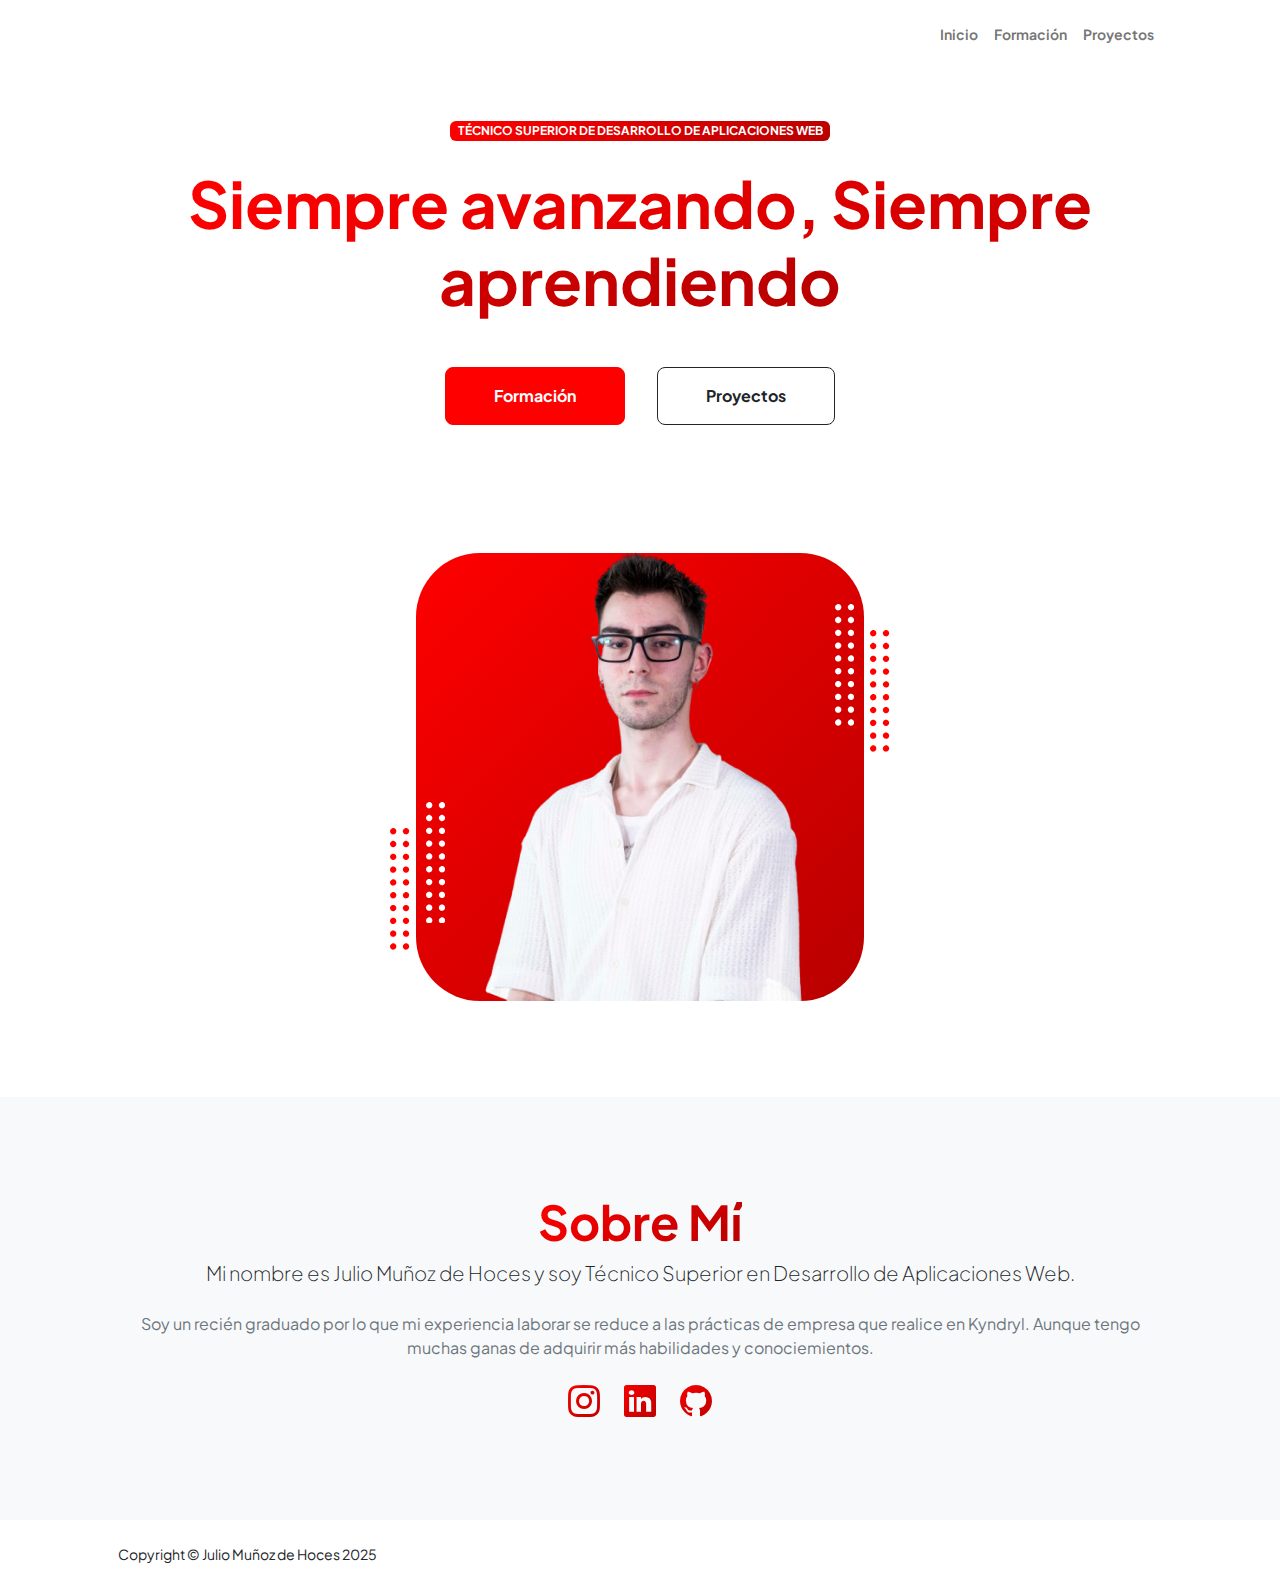
<file: index.html>
<!DOCTYPE html>
<html lang="en">
    <head>
        <meta charset="utf-8" />
        <meta name="viewport" content="width=device-width, initial-scale=1, shrink-to-fit=no" />
        <meta name="description" content="" />
        <meta name="author" content="" />
        <title>Personal - Start Bootstrap Theme</title>
        <!-- Favicon-->
        <link rel="icon" type="image/x-icon" href="assets/favicon.ico" />
        <!-- Custom Google font-->
        <link rel="preconnect" href="https://fonts.googleapis.com" />
        <link rel="preconnect" href="https://fonts.gstatic.com" crossorigin />
        <link href="https://fonts.googleapis.com/css2?family=Plus+Jakarta+Sans:wght@100;200;300;400;500;600;700;800;900&amp;display=swap" rel="stylesheet" />
        <!-- Bootstrap icons-->
        <link href="https://cdn.jsdelivr.net/npm/bootstrap-icons@1.8.1/font/bootstrap-icons.css" rel="stylesheet" />
        <!-- Core theme CSS (includes Bootstrap)-->
        <link href="css/styles.css" rel="stylesheet" />
    </head>
    <body class="d-flex flex-column h-100">
        <main class="flex-shrink-0">
            <!-- Navigation-->
            <nav class="navbar navbar-expand-lg navbar-light bg-white py-3">
                <div class="container px-5">
                    <button class="navbar-toggler" type="button" data-bs-toggle="collapse" data-bs-target="#navbarSupportedContent" aria-controls="navbarSupportedContent" aria-expanded="false" aria-label="Toggle navigation"><span class="navbar-toggler-icon"></span></button>
                    <div class="collapse navbar-collapse" id="navbarSupportedContent">
                        <ul class="navbar-nav ms-auto mb-2 mb-lg-0 small fw-bolder">
                            <li class="nav-item"><a class="nav-link" href="index.html">Inicio</a></li>
                            <li class="nav-item"><a class="nav-link" href="resume.html">Formación</a></li>
                            <li class="nav-item"><a class="nav-link" href="projects.html">Proyectos</a></li>
                        </ul>
                    </div>
                </div>
            </nav>
            <!-- Header-->
            <header class="py-5">
                <div class="container px-5 pb-5">
                    <div class="row gx-5 align-items-center">
                        <div class="col-xxl-5">
                            <!-- Header text content-->
                            <div class="text-center text-xxl-start">
                                <div class="badge bg-gradient-primary-to-secondary text-white mb-4"><div class="text-uppercase">Técnico Superior de Desarrollo de Aplicaciones Web</div></div>
                                <h1 class="display-3 fw-bolder mb-5"><span class="text-gradient d-inline">Siempre avanzando, Siempre aprendiendo</span></h1>
                                <div class="d-grid gap-3 d-sm-flex justify-content-sm-center justify-content-xxl-start mb-3">
                                    <a class="btn btn-primary btn-lg px-5 py-3 me-sm-3 fs-6 fw-bolder" href="resume.html">Formación</a>
                                    <a class="btn btn-outline-dark btn-lg px-5 py-3 fs-6 fw-bolder" href="projects.html">Proyectos</a>
                                </div>
                            </div>
                        </div>
                        <div class="col-xxl-7">
                            <!-- Header profile picture-->
                            <div class="d-flex justify-content-center mt-5 mt-xxl-0">
                                <div class="profile bg-gradient-primary-to-secondary">
                                    <!-- TIP: For best results, use a photo with a transparent background like the demo example below-->
                                    <!-- Watch a tutorial on how to do this on YouTube (link)-->
                                    <img class="profile-img" src="assets/profile.png" alt="..." />
                                    <div class="dots-1">
                                        <!-- SVG Dots-->
                                        <svg version="1.1" xmlns="http://www.w3.org/2000/svg" xmlns:xlink="http://www.w3.org/1999/xlink" x="0px" y="0px" viewBox="0 0 191.6 1215.4" style="enable-background: new 0 0 191.6 1215.4" xml:space="preserve">
                                            <g transform="translate(0.000000,1280.000000) scale(0.100000,-0.100000)">
                                                <path d="M227.7,12788.6c-105-35-200-141-222-248c-43-206,163-412,369-369c155,32,275,190,260,339c-11,105-90,213-190,262        C383.7,12801.6,289.7,12808.6,227.7,12788.6z"></path>
                                                <path d="M1507.7,12788.6c-151-50-253-216-222-362c25-119,136-230,254-255c194-41,395,142,375,339c-11,105-90,213-190,262        C1663.7,12801.6,1569.7,12808.6,1507.7,12788.6z"></path>
                                                <path d="M227.7,11508.6c-105-35-200-141-222-248c-43-206,163-412,369-369c155,32,275,190,260,339c-11,105-90,213-190,262        C383.7,11521.6,289.7,11528.6,227.7,11508.6z"></path>
                                                <path d="M1507.7,11508.6c-151-50-253-216-222-362c25-119,136-230,254-255c194-41,395,142,375,339c-11,105-90,213-190,262        C1663.7,11521.6,1569.7,11528.6,1507.7,11508.6z"></path>
                                                <path d="M227.7,10228.6c-105-35-200-141-222-248c-43-206,163-412,369-369c155,32,275,190,260,339c-11,105-90,213-190,262        C383.7,10241.6,289.7,10248.6,227.7,10228.6z"></path>
                                                <path d="M1507.7,10228.6c-105-35-200-141-222-248c-43-206,163-412,369-369c155,32,275,190,260,339c-11,105-90,213-190,262        C1663.7,10241.6,1569.7,10248.6,1507.7,10228.6z"></path>
                                                <path d="M227.7,8948.6c-105-35-200-141-222-248c-43-206,163-412,369-369c155,32,275,190,260,339c-11,105-90,213-190,262        C383.7,8961.6,289.7,8968.6,227.7,8948.6z"></path>
                                                <path d="M1507.7,8948.6c-105-35-200-141-222-248c-43-206,163-412,369-369c155,32,275,190,260,339c-11,105-90,213-190,262        C1663.7,8961.6,1569.7,8968.6,1507.7,8948.6z"></path>
                                                <path d="M227.7,7668.6c-105-35-200-141-222-248c-43-206,163-412,369-369c155,32,275,190,260,339c-11,105-90,213-190,262        C383.7,7681.6,289.7,7688.6,227.7,7668.6z"></path>
                                                <path d="M1507.7,7668.6c-105-35-200-141-222-248c-43-206,163-412,369-369c155,32,275,190,260,339c-11,105-90,213-190,262        C1663.7,7681.6,1569.7,7688.6,1507.7,7668.6z"></path>
                                                <path d="M227.7,6388.6c-105-35-200-141-222-248c-43-206,163-412,369-369c155,32,275,190,260,339c-11,105-90,213-190,262        C383.7,6401.6,289.7,6408.6,227.7,6388.6z"></path>
                                                <path d="M1507.7,6388.6c-105-35-200-141-222-248c-43-206,163-412,369-369c155,32,275,190,260,339c-11,105-90,213-190,262        C1663.7,6401.6,1569.7,6408.6,1507.7,6388.6z"></path>
                                                <path d="M227.7,5108.6c-105-35-200-141-222-248c-43-206,163-412,369-369c155,32,275,190,260,339c-11,105-90,213-190,262        C383.7,5121.6,289.7,5128.6,227.7,5108.6z"></path>
                                                <path d="M1507.7,5108.6c-105-35-200-141-222-248c-43-206,163-412,369-369c155,32,275,190,260,339c-11,105-90,213-190,262        C1663.7,5121.6,1569.7,5128.6,1507.7,5108.6z"></path>
                                                <path d="M227.7,3828.6c-105-35-200-141-222-248c-43-206,163-412,369-369c155,32,275,190,260,339c-11,105-90,213-190,262        C383.7,3841.6,289.7,3848.6,227.7,3828.6z"></path>
                                                <path d="M1507.7,3828.6c-105-35-200-141-222-248c-43-206,163-412,369-369c155,32,275,190,260,339c-11,105-90,213-190,262        C1663.7,3841.6,1569.7,3848.6,1507.7,3828.6z"></path>
                                                <path d="M227.7,2548.6c-105-35-200-141-222-248c-43-206,163-412,369-369c155,32,275,190,260,339c-11,105-90,213-190,262        C383.7,2561.6,289.7,2568.6,227.7,2548.6z"></path>
                                                <path d="M1507.7,2548.6c-105-35-200-141-222-248c-43-206,163-412,369-369c155,32,275,190,260,339c-11,105-90,213-190,262        C1663.7,2561.6,1569.7,2568.6,1507.7,2548.6z"></path>
                                                <path d="M227.7,1268.6c-105-35-200-141-222-248c-43-206,163-412,369-369c155,32,275,190,260,339c-11,105-90,213-190,262        C383.7,1281.6,289.7,1288.6,227.7,1268.6z"></path>
                                                <path d="M1507.7,1268.6c-105-35-200-141-222-248c-43-206,163-412,369-369c155,32,275,190,260,339c-11,105-90,213-190,262        C1663.7,1281.6,1569.7,1288.6,1507.7,1268.6z"></path>
                                            </g>
                                        </svg>
                                        <!-- END of SVG dots-->
                                    </div>
                                    <div class="dots-2">
                                        <!-- SVG Dots-->
                                        <svg version="1.1" xmlns="http://www.w3.org/2000/svg" xmlns:xlink="http://www.w3.org/1999/xlink" x="0px" y="0px" viewBox="0 0 191.6 1215.4" style="enable-background: new 0 0 191.6 1215.4" xml:space="preserve">
                                            <g transform="translate(0.000000,1280.000000) scale(0.100000,-0.100000)">
                                                <path d="M227.7,12788.6c-105-35-200-141-222-248c-43-206,163-412,369-369c155,32,275,190,260,339c-11,105-90,213-190,262        C383.7,12801.6,289.7,12808.6,227.7,12788.6z"></path>
                                                <path d="M1507.7,12788.6c-151-50-253-216-222-362c25-119,136-230,254-255c194-41,395,142,375,339c-11,105-90,213-190,262        C1663.7,12801.6,1569.7,12808.6,1507.7,12788.6z"></path>
                                                <path d="M227.7,11508.6c-105-35-200-141-222-248c-43-206,163-412,369-369c155,32,275,190,260,339c-11,105-90,213-190,262        C383.7,11521.6,289.7,11528.6,227.7,11508.6z"></path>
                                                <path d="M1507.7,11508.6c-151-50-253-216-222-362c25-119,136-230,254-255c194-41,395,142,375,339c-11,105-90,213-190,262        C1663.7,11521.6,1569.7,11528.6,1507.7,11508.6z"></path>
                                                <path d="M227.7,10228.6c-105-35-200-141-222-248c-43-206,163-412,369-369c155,32,275,190,260,339c-11,105-90,213-190,262        C383.7,10241.6,289.7,10248.6,227.7,10228.6z"></path>
                                                <path d="M1507.7,10228.6c-105-35-200-141-222-248c-43-206,163-412,369-369c155,32,275,190,260,339c-11,105-90,213-190,262        C1663.7,10241.6,1569.7,10248.6,1507.7,10228.6z"></path>
                                                <path d="M227.7,8948.6c-105-35-200-141-222-248c-43-206,163-412,369-369c155,32,275,190,260,339c-11,105-90,213-190,262        C383.7,8961.6,289.7,8968.6,227.7,8948.6z"></path>
                                                <path d="M1507.7,8948.6c-105-35-200-141-222-248c-43-206,163-412,369-369c155,32,275,190,260,339c-11,105-90,213-190,262        C1663.7,8961.6,1569.7,8968.6,1507.7,8948.6z"></path>
                                                <path d="M227.7,7668.6c-105-35-200-141-222-248c-43-206,163-412,369-369c155,32,275,190,260,339c-11,105-90,213-190,262        C383.7,7681.6,289.7,7688.6,227.7,7668.6z"></path>
                                                <path d="M1507.7,7668.6c-105-35-200-141-222-248c-43-206,163-412,369-369c155,32,275,190,260,339c-11,105-90,213-190,262        C1663.7,7681.6,1569.7,7688.6,1507.7,7668.6z"></path>
                                                <path d="M227.7,6388.6c-105-35-200-141-222-248c-43-206,163-412,369-369c155,32,275,190,260,339c-11,105-90,213-190,262        C383.7,6401.6,289.7,6408.6,227.7,6388.6z"></path>
                                                <path d="M1507.7,6388.6c-105-35-200-141-222-248c-43-206,163-412,369-369c155,32,275,190,260,339c-11,105-90,213-190,262        C1663.7,6401.6,1569.7,6408.6,1507.7,6388.6z"></path>
                                                <path d="M227.7,5108.6c-105-35-200-141-222-248c-43-206,163-412,369-369c155,32,275,190,260,339c-11,105-90,213-190,262        C383.7,5121.6,289.7,5128.6,227.7,5108.6z"></path>
                                                <path d="M1507.7,5108.6c-105-35-200-141-222-248c-43-206,163-412,369-369c155,32,275,190,260,339c-11,105-90,213-190,262        C1663.7,5121.6,1569.7,5128.6,1507.7,5108.6z"></path>
                                                <path d="M227.7,3828.6c-105-35-200-141-222-248c-43-206,163-412,369-369c155,32,275,190,260,339c-11,105-90,213-190,262        C383.7,3841.6,289.7,3848.6,227.7,3828.6z"></path>
                                                <path d="M1507.7,3828.6c-105-35-200-141-222-248c-43-206,163-412,369-369c155,32,275,190,260,339c-11,105-90,213-190,262        C1663.7,3841.6,1569.7,3848.6,1507.7,3828.6z"></path>
                                                <path d="M227.7,2548.6c-105-35-200-141-222-248c-43-206,163-412,369-369c155,32,275,190,260,339c-11,105-90,213-190,262        C383.7,2561.6,289.7,2568.6,227.7,2548.6z"></path>
                                                <path d="M1507.7,2548.6c-105-35-200-141-222-248c-43-206,163-412,369-369c155,32,275,190,260,339c-11,105-90,213-190,262        C1663.7,2561.6,1569.7,2568.6,1507.7,2548.6z"></path>
                                                <path d="M227.7,1268.6c-105-35-200-141-222-248c-43-206,163-412,369-369c155,32,275,190,260,339c-11,105-90,213-190,262        C383.7,1281.6,289.7,1288.6,227.7,1268.6z"></path>
                                                <path d="M1507.7,1268.6c-105-35-200-141-222-248c-43-206,163-412,369-369c155,32,275,190,260,339c-11,105-90,213-190,262        C1663.7,1281.6,1569.7,1288.6,1507.7,1268.6z"></path>
                                            </g>
                                        </svg>
                                        <!-- END of SVG dots-->
                                    </div>
                                    <div class="dots-3">
                                        <!-- SVG Dots-->
                                        <svg version="1.1" xmlns="http://www.w3.org/2000/svg" xmlns:xlink="http://www.w3.org/1999/xlink" x="0px" y="0px" viewBox="0 0 191.6 1215.4" style="enable-background: new 0 0 191.6 1215.4" xml:space="preserve">
                                            <g transform="translate(0.000000,1280.000000) scale(0.100000,-0.100000)">
                                                <path d="M227.7,12788.6c-105-35-200-141-222-248c-43-206,163-412,369-369c155,32,275,190,260,339c-11,105-90,213-190,262        C383.7,12801.6,289.7,12808.6,227.7,12788.6z"></path>
                                                <path d="M1507.7,12788.6c-151-50-253-216-222-362c25-119,136-230,254-255c194-41,395,142,375,339c-11,105-90,213-190,262        C1663.7,12801.6,1569.7,12808.6,1507.7,12788.6z"></path>
                                                <path d="M227.7,11508.6c-105-35-200-141-222-248c-43-206,163-412,369-369c155,32,275,190,260,339c-11,105-90,213-190,262        C383.7,11521.6,289.7,11528.6,227.7,11508.6z"></path>
                                                <path d="M1507.7,11508.6c-151-50-253-216-222-362c25-119,136-230,254-255c194-41,395,142,375,339c-11,105-90,213-190,262        C1663.7,11521.6,1569.7,11528.6,1507.7,11508.6z"></path>
                                                <path d="M227.7,10228.6c-105-35-200-141-222-248c-43-206,163-412,369-369c155,32,275,190,260,339c-11,105-90,213-190,262        C383.7,10241.6,289.7,10248.6,227.7,10228.6z"></path>
                                                <path d="M1507.7,10228.6c-105-35-200-141-222-248c-43-206,163-412,369-369c155,32,275,190,260,339c-11,105-90,213-190,262        C1663.7,10241.6,1569.7,10248.6,1507.7,10228.6z"></path>
                                                <path d="M227.7,8948.6c-105-35-200-141-222-248c-43-206,163-412,369-369c155,32,275,190,260,339c-11,105-90,213-190,262        C383.7,8961.6,289.7,8968.6,227.7,8948.6z"></path>
                                                <path d="M1507.7,8948.6c-105-35-200-141-222-248c-43-206,163-412,369-369c155,32,275,190,260,339c-11,105-90,213-190,262        C1663.7,8961.6,1569.7,8968.6,1507.7,8948.6z"></path>
                                                <path d="M227.7,7668.6c-105-35-200-141-222-248c-43-206,163-412,369-369c155,32,275,190,260,339c-11,105-90,213-190,262        C383.7,7681.6,289.7,7688.6,227.7,7668.6z"></path>
                                                <path d="M1507.7,7668.6c-105-35-200-141-222-248c-43-206,163-412,369-369c155,32,275,190,260,339c-11,105-90,213-190,262        C1663.7,7681.6,1569.7,7688.6,1507.7,7668.6z"></path>
                                                <path d="M227.7,6388.6c-105-35-200-141-222-248c-43-206,163-412,369-369c155,32,275,190,260,339c-11,105-90,213-190,262        C383.7,6401.6,289.7,6408.6,227.7,6388.6z"></path>
                                                <path d="M1507.7,6388.6c-105-35-200-141-222-248c-43-206,163-412,369-369c155,32,275,190,260,339c-11,105-90,213-190,262        C1663.7,6401.6,1569.7,6408.6,1507.7,6388.6z"></path>
                                                <path d="M227.7,5108.6c-105-35-200-141-222-248c-43-206,163-412,369-369c155,32,275,190,260,339c-11,105-90,213-190,262        C383.7,5121.6,289.7,5128.6,227.7,5108.6z"></path>
                                                <path d="M1507.7,5108.6c-105-35-200-141-222-248c-43-206,163-412,369-369c155,32,275,190,260,339c-11,105-90,213-190,262        C1663.7,5121.6,1569.7,5128.6,1507.7,5108.6z"></path>
                                                <path d="M227.7,3828.6c-105-35-200-141-222-248c-43-206,163-412,369-369c155,32,275,190,260,339c-11,105-90,213-190,262        C383.7,3841.6,289.7,3848.6,227.7,3828.6z"></path>
                                                <path d="M1507.7,3828.6c-105-35-200-141-222-248c-43-206,163-412,369-369c155,32,275,190,260,339c-11,105-90,213-190,262        C1663.7,3841.6,1569.7,3848.6,1507.7,3828.6z"></path>
                                                <path d="M227.7,2548.6c-105-35-200-141-222-248c-43-206,163-412,369-369c155,32,275,190,260,339c-11,105-90,213-190,262        C383.7,2561.6,289.7,2568.6,227.7,2548.6z"></path>
                                                <path d="M1507.7,2548.6c-105-35-200-141-222-248c-43-206,163-412,369-369c155,32,275,190,260,339c-11,105-90,213-190,262        C1663.7,2561.6,1569.7,2568.6,1507.7,2548.6z"></path>
                                                <path d="M227.7,1268.6c-105-35-200-141-222-248c-43-206,163-412,369-369c155,32,275,190,260,339c-11,105-90,213-190,262        C383.7,1281.6,289.7,1288.6,227.7,1268.6z"></path>
                                                <path d="M1507.7,1268.6c-105-35-200-141-222-248c-43-206,163-412,369-369c155,32,275,190,260,339c-11,105-90,213-190,262        C1663.7,1281.6,1569.7,1288.6,1507.7,1268.6z"></path>
                                            </g>
                                        </svg>
                                        <!-- END of SVG dots-->
                                    </div>
                                    <div class="dots-4">
                                        <!-- SVG Dots-->
                                        <svg version="1.1" xmlns="http://www.w3.org/2000/svg" xmlns:xlink="http://www.w3.org/1999/xlink" x="0px" y="0px" viewBox="0 0 191.6 1215.4" style="enable-background: new 0 0 191.6 1215.4" xml:space="preserve">
                                            <g transform="translate(0.000000,1280.000000) scale(0.100000,-0.100000)">
                                                <path d="M227.7,12788.6c-105-35-200-141-222-248c-43-206,163-412,369-369c155,32,275,190,260,339c-11,105-90,213-190,262        C383.7,12801.6,289.7,12808.6,227.7,12788.6z"></path>
                                                <path d="M1507.7,12788.6c-151-50-253-216-222-362c25-119,136-230,254-255c194-41,395,142,375,339c-11,105-90,213-190,262        C1663.7,12801.6,1569.7,12808.6,1507.7,12788.6z"></path>
                                                <path d="M227.7,11508.6c-105-35-200-141-222-248c-43-206,163-412,369-369c155,32,275,190,260,339c-11,105-90,213-190,262        C383.7,11521.6,289.7,11528.6,227.7,11508.6z"></path>
                                                <path d="M1507.7,11508.6c-151-50-253-216-222-362c25-119,136-230,254-255c194-41,395,142,375,339c-11,105-90,213-190,262        C1663.7,11521.6,1569.7,11528.6,1507.7,11508.6z"></path>
                                                <path d="M227.7,10228.6c-105-35-200-141-222-248c-43-206,163-412,369-369c155,32,275,190,260,339c-11,105-90,213-190,262        C383.7,10241.6,289.7,10248.6,227.7,10228.6z"></path>
                                                <path d="M1507.7,10228.6c-105-35-200-141-222-248c-43-206,163-412,369-369c155,32,275,190,260,339c-11,105-90,213-190,262        C1663.7,10241.6,1569.7,10248.6,1507.7,10228.6z"></path>
                                                <path d="M227.7,8948.6c-105-35-200-141-222-248c-43-206,163-412,369-369c155,32,275,190,260,339c-11,105-90,213-190,262        C383.7,8961.6,289.7,8968.6,227.7,8948.6z"></path>
                                                <path d="M1507.7,8948.6c-105-35-200-141-222-248c-43-206,163-412,369-369c155,32,275,190,260,339c-11,105-90,213-190,262        C1663.7,8961.6,1569.7,8968.6,1507.7,8948.6z"></path>
                                                <path d="M227.7,7668.6c-105-35-200-141-222-248c-43-206,163-412,369-369c155,32,275,190,260,339c-11,105-90,213-190,262        C383.7,7681.6,289.7,7688.6,227.7,7668.6z"></path>
                                                <path d="M1507.7,7668.6c-105-35-200-141-222-248c-43-206,163-412,369-369c155,32,275,190,260,339c-11,105-90,213-190,262        C1663.7,7681.6,1569.7,7688.6,1507.7,7668.6z"></path>
                                                <path d="M227.7,6388.6c-105-35-200-141-222-248c-43-206,163-412,369-369c155,32,275,190,260,339c-11,105-90,213-190,262        C383.7,6401.6,289.7,6408.6,227.7,6388.6z"></path>
                                                <path d="M1507.7,6388.6c-105-35-200-141-222-248c-43-206,163-412,369-369c155,32,275,190,260,339c-11,105-90,213-190,262        C1663.7,6401.6,1569.7,6408.6,1507.7,6388.6z"></path>
                                                <path d="M227.7,5108.6c-105-35-200-141-222-248c-43-206,163-412,369-369c155,32,275,190,260,339c-11,105-90,213-190,262        C383.7,5121.6,289.7,5128.6,227.7,5108.6z"></path>
                                                <path d="M1507.7,5108.6c-105-35-200-141-222-248c-43-206,163-412,369-369c155,32,275,190,260,339c-11,105-90,213-190,262        C1663.7,5121.6,1569.7,5128.6,1507.7,5108.6z"></path>
                                                <path d="M227.7,3828.6c-105-35-200-141-222-248c-43-206,163-412,369-369c155,32,275,190,260,339c-11,105-90,213-190,262        C383.7,3841.6,289.7,3848.6,227.7,3828.6z"></path>
                                                <path d="M1507.7,3828.6c-105-35-200-141-222-248c-43-206,163-412,369-369c155,32,275,190,260,339c-11,105-90,213-190,262        C1663.7,3841.6,1569.7,3848.6,1507.7,3828.6z"></path>
                                                <path d="M227.7,2548.6c-105-35-200-141-222-248c-43-206,163-412,369-369c155,32,275,190,260,339c-11,105-90,213-190,262        C383.7,2561.6,289.7,2568.6,227.7,2548.6z"></path>
                                                <path d="M1507.7,2548.6c-105-35-200-141-222-248c-43-206,163-412,369-369c155,32,275,190,260,339c-11,105-90,213-190,262        C1663.7,2561.6,1569.7,2568.6,1507.7,2548.6z"></path>
                                                <path d="M227.7,1268.6c-105-35-200-141-222-248c-43-206,163-412,369-369c155,32,275,190,260,339c-11,105-90,213-190,262        C383.7,1281.6,289.7,1288.6,227.7,1268.6z"></path>
                                                <path d="M1507.7,1268.6c-105-35-200-141-222-248c-43-206,163-412,369-369c155,32,275,190,260,339c-11,105-90,213-190,262        C1663.7,1281.6,1569.7,1288.6,1507.7,1268.6z"></path>
                                            </g>
                                        </svg>
                                        <!-- END of SVG dots-->
                                    </div>
                                </div>
                            </div>
                        </div>
                    </div>
                </div>
            </header>
            <!-- About Section-->
            <section class="bg-light py-5">
                <div class="container px-5">
                    <div class="row gx-5 justify-content-center">
                        <div class="col-xxl-8">
                            <div class="text-center my-5">
                                <h2 class="display-5 fw-bolder"><span class="text-gradient d-inline">Sobre Mí</span></h2>
                                <p class="lead fw-light mb-4">Mi nombre es Julio Muñoz de Hoces y soy Técnico Superior en Desarrollo de Aplicaciones Web.</p>
                                <p class="text-muted">Soy un recién graduado por lo que mi experiencia laborar se reduce a las prácticas de empresa que realice en Kyndryl.
                                    Aunque tengo muchas ganas de adquirir más habilidades y conociemientos.
                                </p>
                                <div class="d-flex justify-content-center fs-2 gap-4">
                                    <a class="text-gradient" href="https://www.instagram.com/julio_mdh/"><i class="bi bi-instagram"></i></a>
                                    <a class="text-gradient" href="https://www.linkedin.com/in/julio-mu%C3%B1oz-de-hoces/"><i class="bi bi-linkedin"></i></a>
                                    <a class="text-gradient" href="https://github.com/JulioMDH14"><i class="bi bi-github"></i></a>
                                </div>
                            </div>
                        </div>
                    </div>
                </div>
            </section>
        </main>
        <!-- Footer-->
        <footer class="bg-white py-4 mt-auto">
            <div class="container px-5">
                <div class="row align-items-center justify-content-between flex-column flex-sm-row">
                    <div class="col-auto"><div class="small m-0">Copyright &copy; Julio Muñoz de Hoces 2025</div></div>
                </div>
            </div>
        </footer>
        <!-- Bootstrap core JS-->
        <script src="https://cdn.jsdelivr.net/npm/bootstrap@5.2.3/dist/js/bootstrap.bundle.min.js"></script>
        <!-- Core theme JS-->
        <script src="js/scripts.js"></script>
    </body>
</html>
</file>
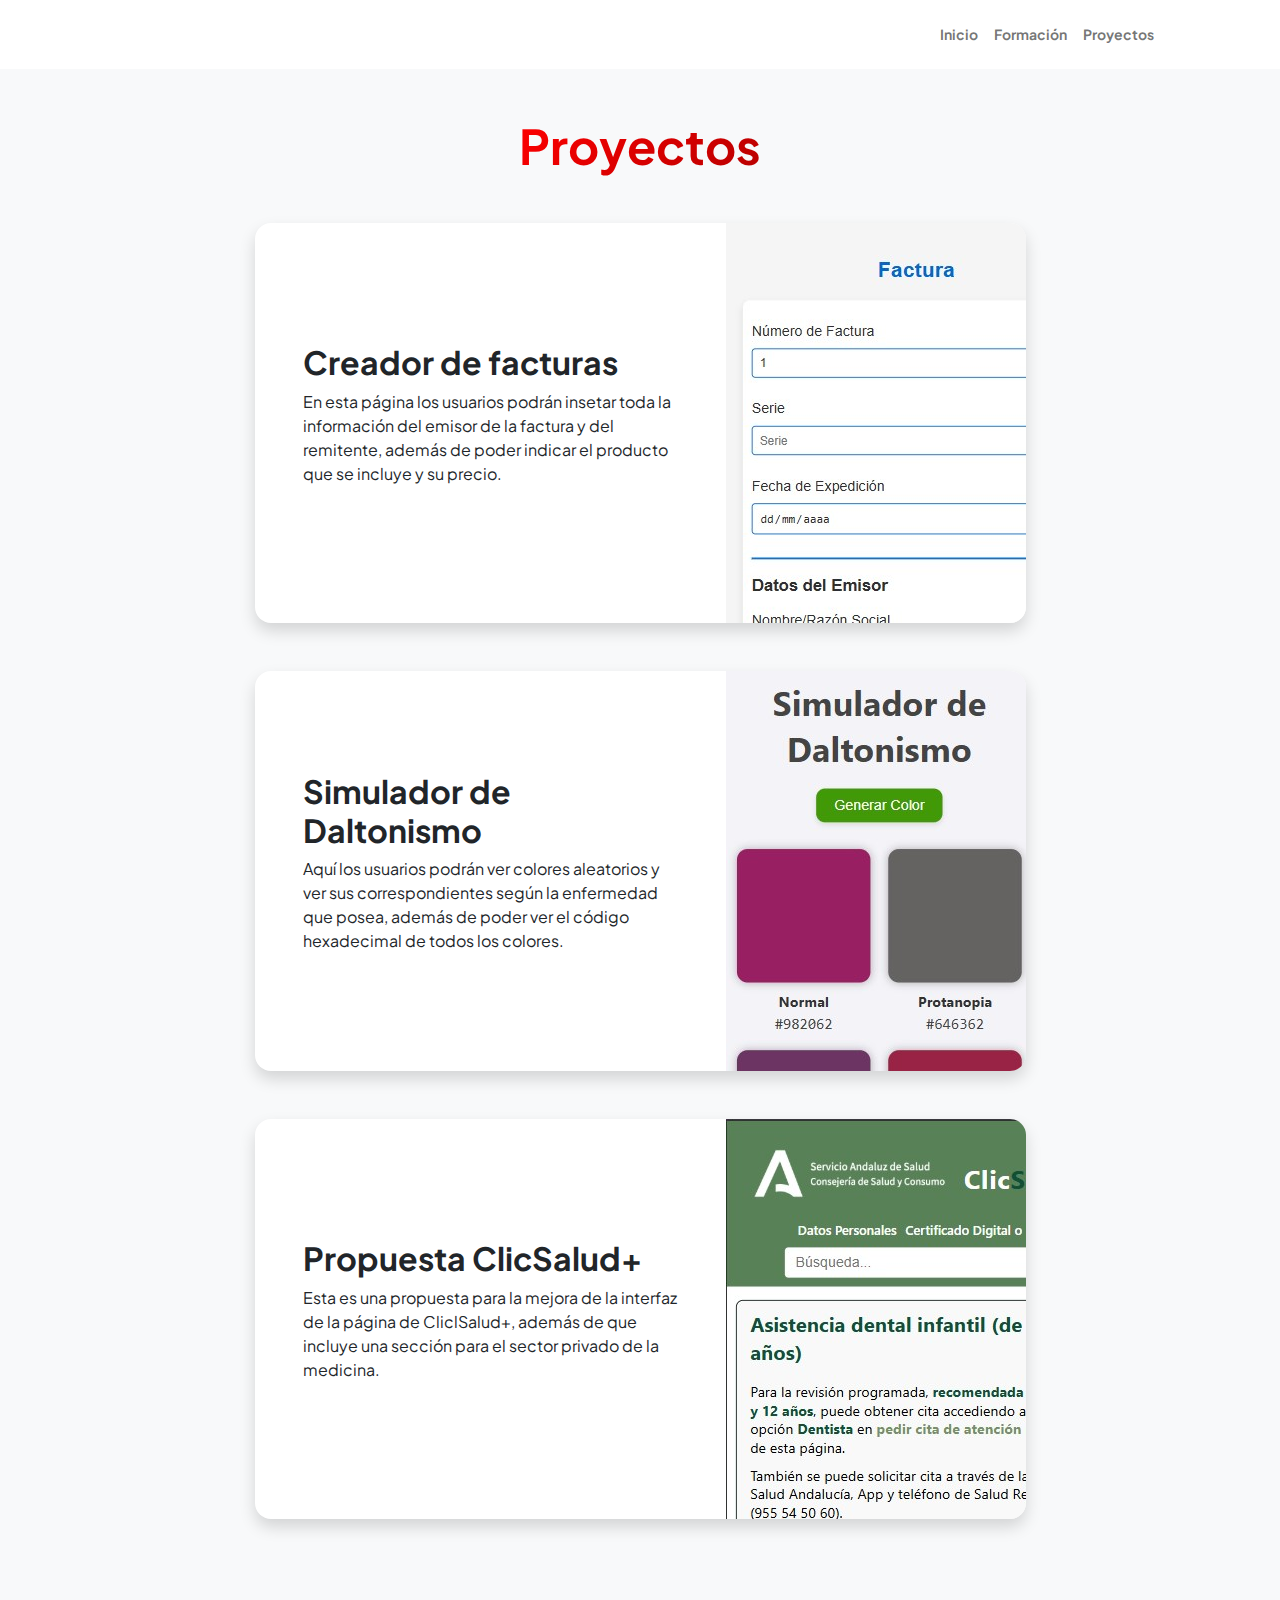
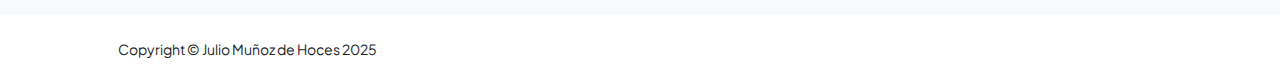
<file: projects.html>
<!DOCTYPE html>
<html lang="en">

<head>
    <meta charset="utf-8" />
    <meta name="viewport" content="width=device-width, initial-scale=1, shrink-to-fit=no" />
    <meta name="description" content="" />
    <meta name="author" content="" />
    <title>Modern Business - Start Bootstrap Template</title>
    <!-- Favicon-->
    <link rel="icon" type="image/x-icon" href="assets/favicon.ico" />
    <!-- Custom Google font-->
    <link rel="preconnect" href="https://fonts.googleapis.com" />
    <link rel="preconnect" href="https://fonts.gstatic.com" crossorigin />
    <link
        href="https://fonts.googleapis.com/css2?family=Plus+Jakarta+Sans:wght@100;200;300;400;500;600;700;800;900&amp;display=swap"
        rel="stylesheet" />
    <!-- Bootstrap icons-->
    <link href="https://cdn.jsdelivr.net/npm/bootstrap-icons@1.8.1/font/bootstrap-icons.css" rel="stylesheet" />
    <!-- Core theme CSS (includes Bootstrap)-->
    <link href="css/styles.css" rel="stylesheet" />
</head>

<body class="d-flex flex-column h-100 bg-light">
    <main class="flex-shrink-0">
        <!-- Navigation-->
        <nav class="navbar navbar-expand-lg navbar-light bg-white py-3">
            <div class="container px-5">
                <button class="navbar-toggler" type="button" data-bs-toggle="collapse"
                    data-bs-target="#navbarSupportedContent" aria-controls="navbarSupportedContent"
                    aria-expanded="false" aria-label="Toggle navigation"><span
                        class="navbar-toggler-icon"></span></button>
                <div class="collapse navbar-collapse" id="navbarSupportedContent">
                    <ul class="navbar-nav ms-auto mb-2 mb-lg-0 small fw-bolder">
                        <li class="nav-item"><a class="nav-link" href="index.html">Inicio</a></li>
                        <li class="nav-item"><a class="nav-link" href="resume.html">Formación</a></li>
                        <li class="nav-item"><a class="nav-link" href="projects.html">Proyectos</a></li>
                    </ul>
                </div>
            </div>
        </nav>
        <!-- Projects Section-->
        <section class="py-5">
            <div class="container px-5 mb-5">
                <div class="text-center mb-5">
                    <h1 class="display-5 fw-bolder mb-0"><span class="text-gradient d-inline">Proyectos</span></h1>
                </div>
                <div class="row gx-5 justify-content-center">
                    <div class="col-lg-11 col-xl-9 col-xxl-8">
                        <!-- Project Card 1-->
                        <div class="card overflow-hidden shadow rounded-4 border-0 mb-5">
                            <div class="card-body p-0">
                                <div class="d-flex align-items-center">
                                    <div class="p-5">
                                        <h2 class="fw-bolder">Creador de facturas</h2>
                                        <p>En esta página los usuarios podrán insetar toda la información del emisor de
                                            la factura y del remitente, además de poder
                                            indicar el producto que se incluye y su precio.
                                        </p>
                                    </div>
                                    <a href="https://juliomdh14.github.io/Factura/" target="_blank">
                                        <img class="img-fluid" src="assets/factura.jpg"
                                        alt="..." />
                                    </a>
                                </div>
                            </div>
                        </div>
                        <!-- Project Card 2-->
                        <div class="card overflow-hidden shadow rounded-4 border-0">
                            <div class="card-body p-0">
                                <div class="d-flex align-items-center">
                                    <div class="p-5">
                                        <h2 class="fw-bolder">Simulador de Daltonismo</h2>
                                        <p>Aquí los usuarios podrán ver colores aleatorios y ver sus correspondientes según la enfermedad que posea, además de poder ver el código hexadecimal de todos los colores.</p>
                                    </div>
                                    <a href="https://juliomdh14.github.io/Simulador-Daltonismo/" target="_blank">
                                        <img class="img-fluid" src="assets/daltonismo.jpg"
                                            alt="..." />
                                    </a>
                                </div>
                            </div>
                        </div>
                        <br>
                        <br>
                        <div class="card overflow-hidden shadow rounded-4 border-0">
                            <div class="card-body p-0">
                                <div class="d-flex align-items-center">
                                    <div class="p-5">
                                        <h2 class="fw-bolder">Propuesta ClicSalud+</h2>
                                        <p>Esta es una propuesta para la mejora de la interfaz de la página de CliclSalud+,
                                            además de que incluye una sección para el sector privado de la medicina.
                                        </p>
                                    </div>
                                    <a href="https://juliomdh14.github.io/Simulador-Daltonismo/" target="_blank">
                                        <img class="img-fluid" src="assets/clicsalud.jpg"
                                            alt="..." />
                                    </a>
                                </div>
                            </div>
                        </div>
                    </div>
                </div>
            </div>
        </section>
        <!-- Call to action section-->
    </main>
    <!-- Footer-->
    <footer class="bg-white py-4 mt-auto">
        <div class="container px-5">
            <div class="row align-items-center justify-content-between flex-column flex-sm-row">
                <div class="col-auto">
                    <div class="small m-0">Copyright &copy; Julio Muñoz de Hoces 2025</div>
                </div>
            </div>
        </div>
    </footer>
    <!-- Bootstrap core JS-->
    <script src="https://cdn.jsdelivr.net/npm/bootstrap@5.2.3/dist/js/bootstrap.bundle.min.js"></script>
    <!-- Core theme JS-->
    <script src="js/scripts.js"></script>
</body>

</html>
</file>
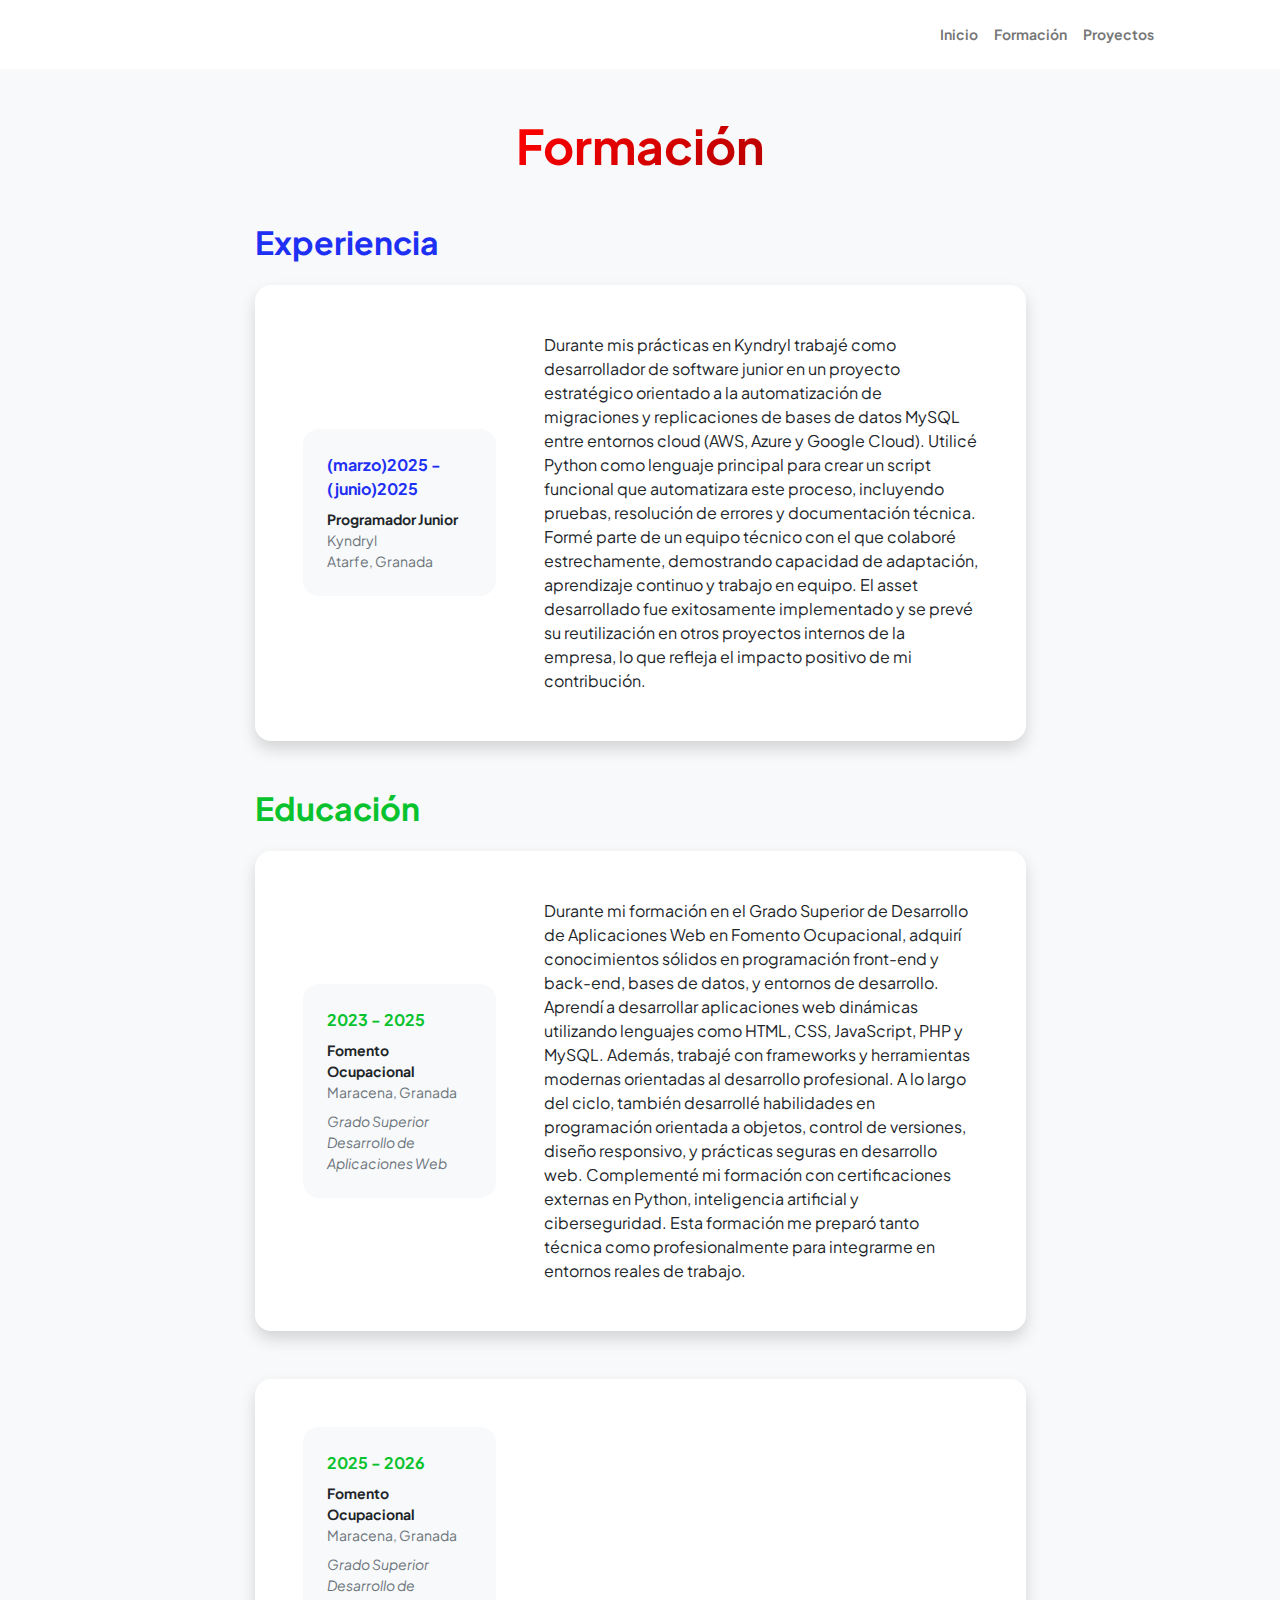
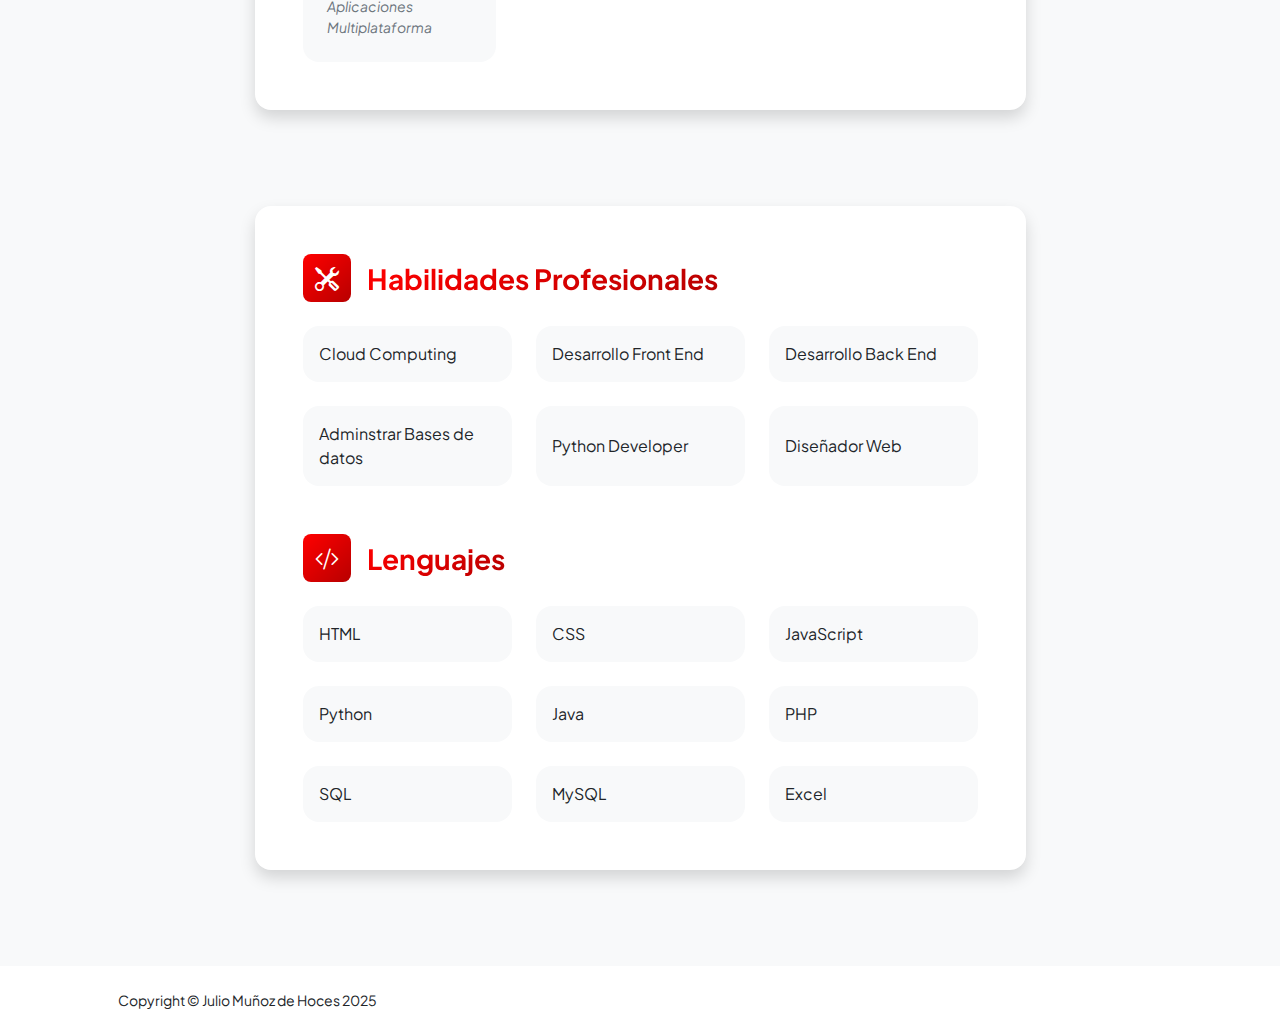
<file: resume.html>
<!DOCTYPE html>
<html lang="en">

<head>
    <meta charset="utf-8" />
    <meta name="viewport" content="width=device-width, initial-scale=1, shrink-to-fit=no" />
    <meta name="description" content="" />
    <meta name="author" content="" />
    <title>Personal - Start Bootstrap Template</title>
    <!-- Favicon-->
    <link rel="icon" type="image/x-icon" href="assets/favicon.ico" />
    <!-- Custom Google font-->
    <link rel="preconnect" href="https://fonts.googleapis.com" />
    <link rel="preconnect" href="https://fonts.gstatic.com" crossorigin />
    <link
        href="https://fonts.googleapis.com/css2?family=Plus+Jakarta+Sans:wght@100;200;300;400;500;600;700;800;900&amp;display=swap"
        rel="stylesheet" />
    <!-- Bootstrap icons-->
    <link href="https://cdn.jsdelivr.net/npm/bootstrap-icons@1.8.1/font/bootstrap-icons.css" rel="stylesheet" />
    <!-- Core theme CSS (includes Bootstrap)-->
    <link href="css/styles.css" rel="stylesheet" />
</head>

<body class="d-flex flex-column h-100 bg-light">
    <main class="flex-shrink-0">
        <!-- Navigation-->
        <nav class="navbar navbar-expand-lg navbar-light bg-white py-3">
            <div class="container px-5">
                <button class="navbar-toggler" type="button" data-bs-toggle="collapse"
                    data-bs-target="#navbarSupportedContent" aria-controls="navbarSupportedContent"
                    aria-expanded="false" aria-label="Toggle navigation"><span
                        class="navbar-toggler-icon"></span></button>
                <div class="collapse navbar-collapse" id="navbarSupportedContent">
                    <ul class="navbar-nav ms-auto mb-2 mb-lg-0 small fw-bolder">
                        <li class="nav-item"><a class="nav-link" href="index.html">Inicio</a></li>
                        <li class="nav-item"><a class="nav-link" href="resume.html">Formación</a></li>
                        <li class="nav-item"><a class="nav-link" href="projects.html">Proyectos</a></li>
                    </ul>
                </div>
            </div>
        </nav>
        <!-- Page Content-->
        <div class="container px-5 my-5">
            <div class="text-center mb-5">
                <h1 class="display-5 fw-bolder mb-0"><span class="text-gradient d-inline">Formación</span></h1>
            </div>
            <div class="row gx-5 justify-content-center">
                <div class="col-lg-11 col-xl-9 col-xxl-8">
                    <!-- Experience Section-->
                    <section>
                        <div class="d-flex align-items-center justify-content-between mb-4">
                            <h2 class="text-primary fw-bolder mb-0">Experiencia</h2>
                            <!-- Download resume button-->
                            <!-- Note: Set the link href target to a PDF file within your project-->
                        </div>
                        <!-- Experience Card 1-->
                        <div class="card shadow border-0 rounded-4 mb-5">
                            <div class="card-body p-5">
                                <div class="row align-items-center gx-5">
                                    <div class="col text-center text-lg-start mb-4 mb-lg-0">
                                        <div class="bg-light p-4 rounded-4">
                                            <div class="text-primary fw-bolder mb-2">(marzo)2025 - (junio)2025</div>
                                            <div class="small fw-bolder">Programador Junior</div>
                                            <div class="small text-muted">Kyndryl</div>
                                            <div class="small text-muted">Atarfe, Granada</div>
                                        </div>
                                    </div>
                                    <div class="col-lg-8">
                                        <div>Durante mis prácticas en Kyndryl trabajé como desarrollador de software
                                            junior en un proyecto estratégico orientado a la automatización de
                                            migraciones y replicaciones de bases de datos MySQL entre entornos cloud
                                            (AWS, Azure y Google Cloud). Utilicé Python como lenguaje principal para
                                            crear un script funcional que automatizara este proceso, incluyendo pruebas,
                                            resolución de errores y documentación técnica.

                                            Formé parte de un equipo técnico con el que colaboré estrechamente,
                                            demostrando capacidad de adaptación, aprendizaje continuo y trabajo en
                                            equipo. El asset desarrollado fue exitosamente implementado y se prevé su
                                            reutilización en otros proyectos internos de la empresa, lo que refleja el
                                            impacto positivo de mi contribución.

                                            </div>
                                    </div>
                                </div>
                            </div>
                        </div>
                    </section>
                    <!-- Education Section-->
                    <section>
                        <h2 class="text-secondary fw-bolder mb-4">Educación</h2>
                        <!-- Education Card 1-->
                        <div class="card shadow border-0 rounded-4 mb-5">
                            <div class="card-body p-5">
                                <div class="row align-items-center gx-5">
                                    <div class="col text-center text-lg-start mb-4 mb-lg-0">
                                        <div class="bg-light p-4 rounded-4">
                                            <div class="text-secondary fw-bolder mb-2">2023 - 2025</div>
                                            <div class="mb-2">
                                                <div class="small fw-bolder">Fomento Ocupacional</div>
                                                <div class="small text-muted">Maracena, Granada</div>
                                            </div>
                                            <div class="fst-italic">
                                                <div class="small text-muted">Grado Superior</div>
                                                <div class="small text-muted">Desarrollo de Aplicaciones Web</div>
                                            </div>
                                        </div>
                                    </div>
                                    <div class="col-lg-8">
                                        <div>Durante mi formación en el Grado Superior de Desarrollo de Aplicaciones Web
                                            en Fomento Ocupacional, adquirí conocimientos sólidos en programación
                                            front-end y back-end, bases de datos, y entornos de desarrollo. Aprendí a
                                            desarrollar aplicaciones web dinámicas utilizando lenguajes como HTML, CSS,
                                            JavaScript, PHP y MySQL. Además, trabajé con frameworks y herramientas
                                            modernas orientadas al desarrollo profesional.

                                            A lo largo del ciclo, también desarrollé habilidades en programación
                                            orientada a objetos, control de versiones, diseño responsivo, y prácticas
                                            seguras en desarrollo web. Complementé mi formación con certificaciones
                                            externas en Python, inteligencia artificial y ciberseguridad. Esta formación
                                            me preparó tanto técnica como profesionalmente para integrarme en entornos
                                            reales de trabajo.</div>
                                    </div>
                                </div>
                            </div>
                        </div>
                        <!-- Education Card 2-->
                        <div class="card shadow border-0 rounded-4 mb-5">
                            <div class="card-body p-5">
                                <div class="row align-items-center gx-5">
                                    <div class="col text-center text-lg-start mb-4 mb-lg-0">
                                        <div class="bg-light p-4 rounded-4">
                                            <div class="text-secondary fw-bolder mb-2">2025 - 2026</div>
                                            <div class="mb-2">
                                                <div class="small fw-bolder">Fomento Ocupacional</div>
                                                <div class="small text-muted">Maracena, Granada</div>
                                            </div>
                                            <div class="fst-italic">
                                                <div class="small text-muted">Grado Superior</div>
                                                <div class="small text-muted">Desarrollo de Aplicaciones Multiplataforma
                                                </div>
                                            </div>
                                        </div>
                                    </div>
                                    <div class="col-lg-8">
                                        <div></div>
                                    </div>
                                </div>
                            </div>
                        </div>
                    </section>
                    <!-- Divider-->
                    <div class="pb-5"></div>
                    <!-- Skills Section-->
                    <section>
                        <!-- Skillset Card-->
                        <div class="card shadow border-0 rounded-4 mb-5">
                            <div class="card-body p-5">
                                <!-- Professional skills list-->
                                <div class="mb-5">
                                    <div class="d-flex align-items-center mb-4">
                                        <div
                                            class="feature bg-primary bg-gradient-primary-to-secondary text-white rounded-3 me-3">
                                            <i class="bi bi-tools"></i>
                                        </div>
                                        <h3 class="fw-bolder mb-0"><span class="text-gradient d-inline">Habilidades
                                                Profesionales</span></h3>
                                    </div>
                                    <div class="row row-cols-1 row-cols-md-3 mb-4">
                                        <div class="col mb-4 mb-md-0">
                                            <div class="d-flex align-items-center bg-light rounded-4 p-3 h-100">Cloud
                                                Computing</div>
                                        </div>
                                        <div class="col mb-4 mb-md-0">
                                            <div class="d-flex align-items-center bg-light rounded-4 p-3 h-100">
                                                Desarrollo Front End</div>
                                        </div>
                                        <div class="col">
                                            <div class="d-flex align-items-center bg-light rounded-4 p-3 h-100">
                                                Desarrollo Back End</div>
                                        </div>
                                    </div>
                                    <div class="row row-cols-1 row-cols-md-3">
                                        <div class="col mb-4 mb-md-0">
                                            <div class="d-flex align-items-center bg-light rounded-4 p-3 h-100">
                                                Adminstrar Bases de datos</div>
                                        </div>
                                        <div class="col mb-4 mb-md-0">
                                            <div class="d-flex align-items-center bg-light rounded-4 p-3 h-100">Python
                                                Developer</div>
                                        </div>
                                        <div class="col">
                                            <div class="d-flex align-items-center bg-light rounded-4 p-3 h-100">
                                                Diseñador Web</div>
                                        </div>
                                    </div>
                                </div>
                                <!-- Languages list-->
                                <div class="mb-0">
                                    <div class="d-flex align-items-center mb-4">
                                        <div
                                            class="feature bg-primary bg-gradient-primary-to-secondary text-white rounded-3 me-3">
                                            <i class="bi bi-code-slash"></i>
                                        </div>
                                        <h3 class="fw-bolder mb-0"><span class="text-gradient d-inline">Lenguajes</span>
                                        </h3>
                                    </div>
                                    <div class="row row-cols-1 row-cols-md-3 mb-4">
                                        <div class="col mb-4 mb-md-0">
                                            <div class="d-flex align-items-center bg-light rounded-4 p-3 h-100">HTML
                                            </div>
                                        </div>
                                        <div class="col mb-4 mb-md-0">
                                            <div class="d-flex align-items-center bg-light rounded-4 p-3 h-100">CSS
                                            </div>
                                        </div>
                                        <div class="col">
                                            <div class="d-flex align-items-center bg-light rounded-4 p-3 h-100">
                                                JavaScript</div>
                                        </div>
                                    </div>
                                    <div class="row row-cols-1 row-cols-md-3">
                                        <div class="col mb-4 mb-md-0">
                                            <div class="d-flex align-items-center bg-light rounded-4 p-3 h-100">Python
                                            </div>
                                        </div>
                                        <div class="col mb-4 mb-md-0">
                                            <div class="d-flex align-items-center bg-light rounded-4 p-3 h-100">Java
                                            </div>
                                        </div>
                                        <div class="col">
                                            <div class="d-flex align-items-center bg-light rounded-4 p-3 h-100">PHP
                                            </div>
                                        </div>
                                    </div>
                                    <br>
                                    <div class="row row-cols-1 row-cols-md-3">
                                        <div class="col mb-4 mb-md-0">
                                            <div class="d-flex align-items-center bg-light rounded-4 p-3 h-100">SQL
                                            </div>
                                        </div>
                                        <div class="col mb-4 mb-md-0">
                                            <div class="d-flex align-items-center bg-light rounded-4 p-3 h-100">MySQL
                                            </div>
                                        </div>
                                        <div class="col">
                                            <div class="d-flex align-items-center bg-light rounded-4 p-3 h-100">Excel
                                            </div>
                                        </div>
                                    </div>
                                </div>
                            </div>
                        </div>
                    </section>
                </div>
            </div>
        </div>
    </main>
    <!-- Footer-->
    <footer class="bg-white py-4 mt-auto">
        <div class="container px-5">
            <div class="row align-items-center justify-content-between flex-column flex-sm-row">
                <div class="col-auto">
                    <div class="small m-0">Copyright &copy; Julio Muñoz de Hoces 2025</div>
                </div>
            </div>
        </div>
    </footer>
    <!-- Bootstrap core JS-->
    <script src="https://cdn.jsdelivr.net/npm/bootstrap@5.2.3/dist/js/bootstrap.bundle.min.js"></script>
    <!-- Core theme JS-->
    <script src="js/scripts.js"></script>
</body>

</html>
</file>
